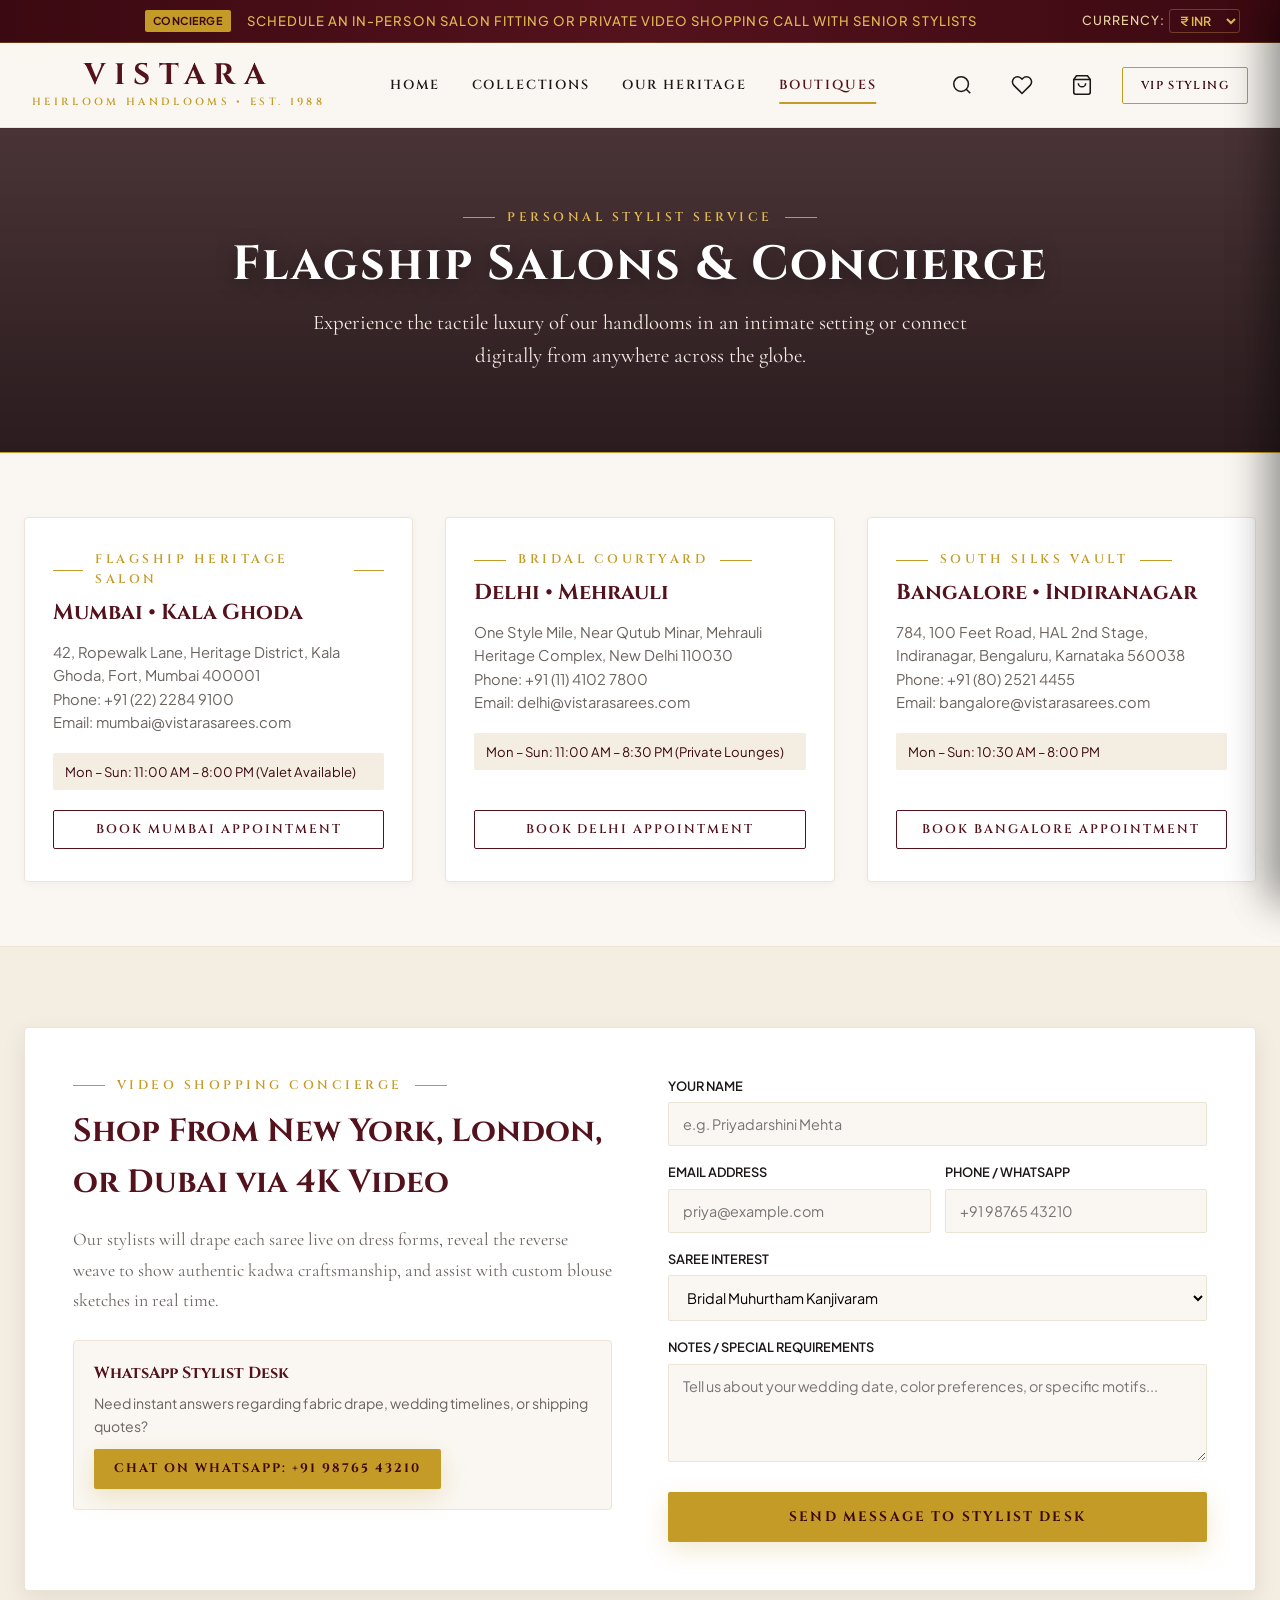
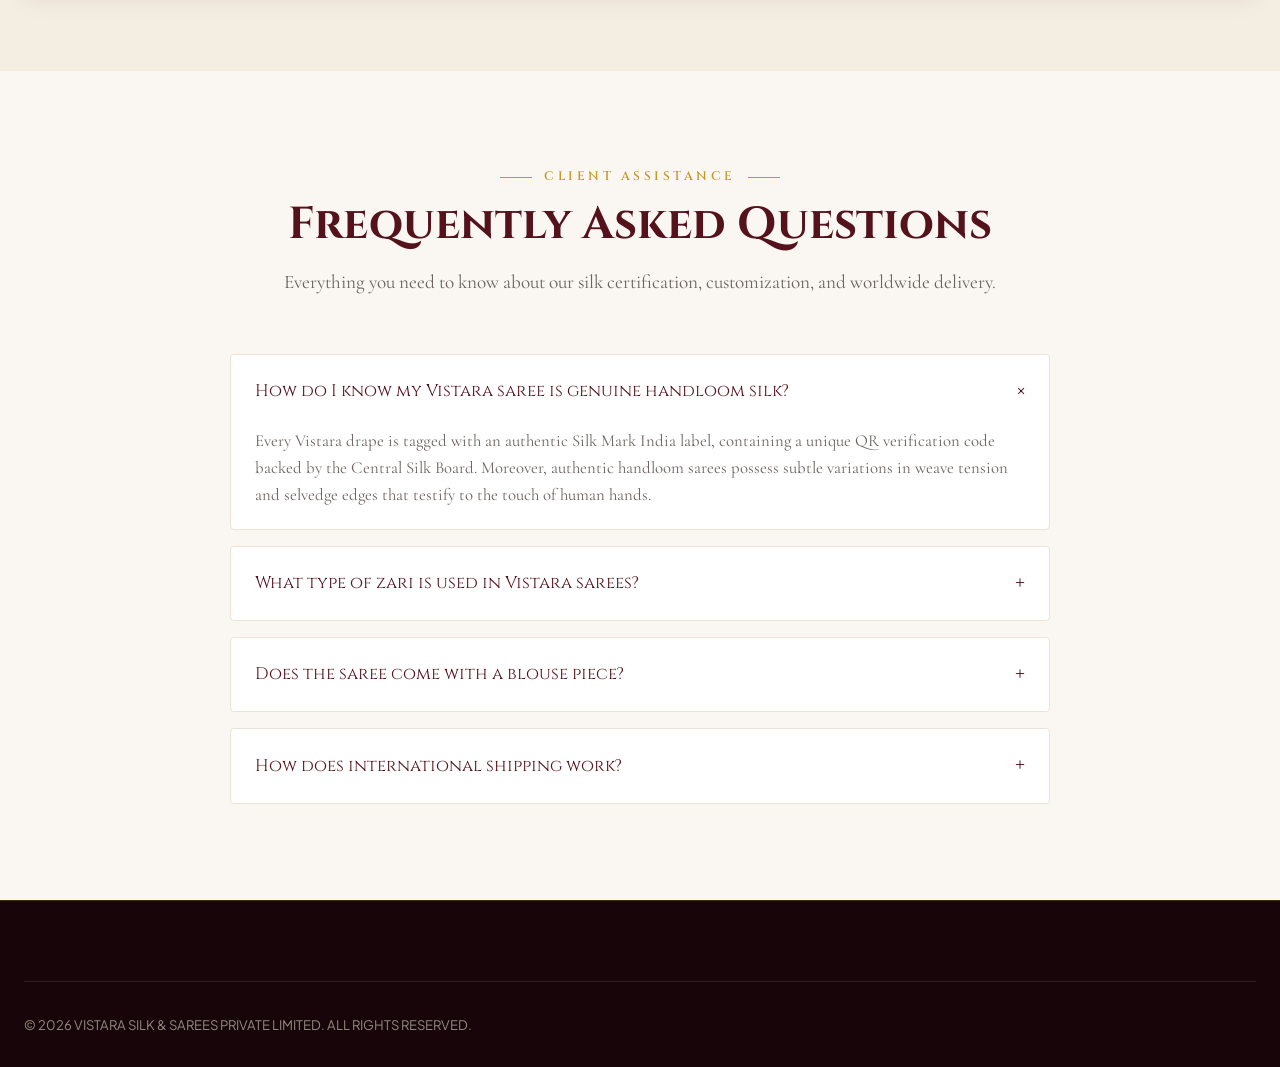
<file: contact.html>
<!DOCTYPE html>
<html lang="en">
<head>
  <meta charset="UTF-8" />
  <meta name="viewport" content="width=device-width, initial-scale=1.0" />
  <title>Boutique Salons & Concierge | VISTARA</title>
  <meta name="description" content="Visit Vistara's flagship handloom salons in Mumbai, Delhi, and Bangalore, or schedule a 1-on-1 private video shopping consultation." />
  <link rel="stylesheet" href="style.css" />
  <link rel="icon" href="data:image/svg+xml,<svg xmlns=%22http://www.w3.org/2000/svg%22 viewBox=%220 0 100 100%22><text y=%22.9em%22 font-size=%2290%22>🪡</text></svg>" />
  <style>
    .contact-hero {
      background: linear-gradient(rgba(35, 8, 13, 0.82), rgba(20, 4, 7, 0.9)), url('https://images.unsplash.com/photo-1616683693504-3ea7e9ad6fec?auto=format&fit=crop&w=1920&q=80');
      background-size: cover;
      background-position: center;
      padding: 80px 0;
      text-align: center;
      color: var(--color-white);
      border-bottom: 1px solid var(--color-gold);
    }
    .boutiques-grid {
      display: grid;
      grid-template-columns: repeat(3, 1fr);
      gap: 32px;
      margin: 64px 0;
    }
    .boutique-card {
      background: var(--color-white);
      border: 1px solid var(--color-sand);
      border-radius: 4px;
      padding: 32px 28px;
      box-shadow: var(--shadow-sm);
      display: flex;
      flex-direction: column;
      transition: all var(--transition-smooth);
    }
    .boutique-card:hover {
      transform: translateY(-4px);
      border-color: var(--color-gold);
      box-shadow: var(--shadow-md);
    }
    .boutique-card h3 {
      font-family: var(--font-heading);
      font-size: 1.35rem;
      color: var(--color-primary);
      margin-bottom: 10px;
    }
    .boutique-address {
      font-size: 0.92rem;
      color: var(--color-text-muted);
      line-height: 1.6;
      margin-bottom: 18px;
    }
    .boutique-timing {
      font-size: 0.82rem;
      color: var(--color-primary-dark);
      background: var(--color-cream);
      padding: 8px 12px;
      border-radius: 2px;
      margin-bottom: 20px;
    }
    .boutique-card .btn-secondary {
      margin-top: auto;
      border-color: var(--color-primary);
      color: var(--color-primary);
      padding: 10px 16px;
      font-size: 0.78rem;
    }
    .contact-form-section {
      background: var(--color-cream);
      padding: 80px 0;
      border-top: 1px solid var(--color-sand);
    }
    .form-box-grid {
      display: grid;
      grid-template-columns: 1fr 1fr;
      gap: 56px;
      background: var(--color-white);
      padding: 48px;
      border-radius: 4px;
      border: 1px solid var(--color-sand);
      box-shadow: var(--shadow-md);
    }
    .faq-section {
      padding: 96px 0;
    }
    .faq-accordion {
      max-width: 820px;
      margin: 0 auto;
      display: flex;
      flex-direction: column;
      gap: 16px;
    }
    .faq-item {
      background: var(--color-white);
      border: 1px solid var(--color-sand);
      border-radius: 4px;
      overflow: hidden;
    }
    .faq-question {
      padding: 20px 24px;
      font-family: var(--font-heading);
      font-size: 1.05rem;
      color: var(--color-primary);
      cursor: pointer;
      display: flex;
      justify-content: space-between;
      align-items: center;
      transition: background var(--transition-fast);
    }
    .faq-question:hover {
      background: var(--color-cream);
    }
    .faq-answer {
      padding: 0 24px 20px 24px;
      font-family: var(--font-serif);
      font-size: 1.05rem;
      color: var(--color-text-muted);
      line-height: 1.6;
      display: none;
    }
    .faq-item.active .faq-answer {
      display: block;
    }
    .faq-item.active .faq-toggle {
      transform: rotate(45deg);
    }
    .faq-toggle {
      font-size: 1.3rem;
      transition: transform var(--transition-fast);
    }
    @media (max-width: 992px) {
      .boutiques-grid {
        grid-template-columns: 1fr;
      }
      .form-box-grid {
        grid-template-columns: 1fr;
        padding: 30px;
      }
    }
  </style>
</head>
<body>

  <!-- ================= ANNOUNCEMENT BAR ================= -->
  <div class="announcement-bar">
    <div class="container" style="display: flex; align-items: center; justify-content: space-between; width: 100%;">
      <div class="announcement-ticker">
        <span class="badge">Concierge</span>
        <span>Schedule an In-Person Salon Fitting or Private Video Shopping Call with Senior Stylists</span>
      </div>
      <div class="announcement-right">
        <div class="currency-picker">
          <label for="currency-select-contact">Currency:</label>
          <select id="currency-select-contact" class="currency-select">
            <option value="INR">₹ INR</option>
            <option value="USD">$ USD</option>
            <option value="EUR">€ EUR</option>
            <option value="GBP">£ GBP</option>
            <option value="AED">AED</option>
          </select>
        </div>
      </div>
    </div>
  </div>

  <!-- ================= STICKY HEADER ================= -->
  <header class="site-header">
    <div class="container">
      <div class="nav-wrapper">
        <a href="index.html" class="brand-logo">
          <span class="brand-monogram">VISTARA</span>
          <span class="brand-tagline">Heirloom Handlooms &bull; Est. 1988</span>
        </a>

        <nav class="main-nav">
          <a href="index.html" class="nav-link">Home</a>
          <a href="collections.html" class="nav-link">Collections</a>
          <a href="about.html" class="nav-link">Our Heritage</a>
          <a href="contact.html" class="nav-link active">Boutiques</a>
        </nav>

        <div class="nav-actions">
          <button class="icon-btn" id="search-trigger" title="Search Sarees">
            <svg viewBox="0 0 24 24" fill="none" stroke="currentColor"><circle cx="11" cy="11" r="8"></circle><line x1="21" y1="21" x2="16.65" y2="16.65"></line></svg>
          </button>
          <button class="icon-btn" id="wishlist-trigger" title="Wishlist">
            <svg viewBox="0 0 24 24" fill="none" stroke="currentColor"><path d="M20.84 4.61a5.5 5.5 0 0 0-7.78 0L12 5.67l-1.06-1.06a5.5 5.5 0 0 0-7.78 7.78l1.06 1.06L12 21.23l7.78-7.78 1.06-1.06a5.5 5.5 0 0 0 0-7.78z"></path></svg>
            <span class="badge-count wishlist-count-badge" style="display: none;">0</span>
          </button>
          <button class="icon-btn" id="cart-trigger" title="Shopping Bag">
            <svg viewBox="0 0 24 24" fill="none" stroke="currentColor"><path d="M6 2L3 6v14a2 2 0 0 0 2 2h14a2 2 0 0 0 2-2V6l-3-4z"></path><line x1="3" y1="6" x2="21" y2="6"></line><path d="M16 10a4 4 0 0 1-8 0"></path></svg>
            <span class="badge-count cart-count-badge" style="display: none;">0</span>
          </button>
          <button class="btn-bridal-book trigger-booking-modal">
            <span>VIP Styling</span>
          </button>
        </div>
      </div>
    </div>
  </header>

  <!-- ================= BANNER ================= -->
  <section class="contact-hero">
    <div class="container">
      <span class="section-eyebrow" style="color: var(--color-gold-light);">Personal Stylist Service</span>
      <h1 class="hero-title" style="font-size: 3rem; margin-bottom: 14px;">Flagship Salons & Concierge</h1>
      <p style="font-family: var(--font-serif); font-size: 1.3rem; color: var(--color-cream); max-width: 680px; margin: 0 auto;">
        Experience the tactile luxury of our handlooms in an intimate setting or connect digitally from anywhere across the globe.
      </p>
    </div>
  </section>

  <!-- ================= BOUTIQUE LOCATIONS ================= -->
  <div class="container">
    <div class="boutiques-grid">
      <!-- Mumbai -->
      <div class="boutique-card">
        <span class="section-eyebrow" style="justify-content: flex-start; margin-bottom: 6px;">Flagship Heritage Salon</span>
        <h3>Mumbai &bull; Kala Ghoda</h3>
        <p class="boutique-address">
          42, Ropewalk Lane, Heritage District, Kala Ghoda, Fort, Mumbai 400001<br />
          Phone: +91 (22) 2284 9100<br />
          Email: mumbai@vistarasarees.com
        </p>
        <div class="boutique-timing">
          Mon &ndash; Sun: 11:00 AM &ndash; 8:00 PM (Valet Available)
        </div>
        <button class="btn-secondary trigger-booking-modal">
          Book Mumbai Appointment
        </button>
      </div>

      <!-- Delhi -->
      <div class="boutique-card">
        <span class="section-eyebrow" style="justify-content: flex-start; margin-bottom: 6px;">Bridal Courtyard</span>
        <h3>Delhi &bull; Mehrauli</h3>
        <p class="boutique-address">
          One Style Mile, Near Qutub Minar, Mehrauli Heritage Complex, New Delhi 110030<br />
          Phone: +91 (11) 4102 7800<br />
          Email: delhi@vistarasarees.com
        </p>
        <div class="boutique-timing">
          Mon &ndash; Sun: 11:00 AM &ndash; 8:30 PM (Private Lounges)
        </div>
        <button class="btn-secondary trigger-booking-modal">
          Book Delhi Appointment
        </button>
      </div>

      <!-- Bangalore -->
      <div class="boutique-card">
        <span class="section-eyebrow" style="justify-content: flex-start; margin-bottom: 6px;">South Silks Vault</span>
        <h3>Bangalore &bull; Indiranagar</h3>
        <p class="boutique-address">
          784, 100 Feet Road, HAL 2nd Stage, Indiranagar, Bengaluru, Karnataka 560038<br />
          Phone: +91 (80) 2521 4455<br />
          Email: bangalore@vistarasarees.com
        </p>
        <div class="boutique-timing">
          Mon &ndash; Sun: 10:30 AM &ndash; 8:00 PM
        </div>
        <button class="btn-secondary trigger-booking-modal">
          Book Bangalore Appointment
        </button>
      </div>
    </div>
  </div>

  <!-- ================= INQUIRY & VIDEO CONSULTATION FORM ================= -->
  <section class="contact-form-section">
    <div class="container">
      <div class="form-box-grid">
        <div>
          <span class="section-eyebrow" style="justify-content: flex-start;">Video Shopping Concierge</span>
          <h2 style="font-family: var(--font-heading); font-size: 2rem; color: var(--color-primary); margin-bottom: 16px;">
            Shop From New York, London, or Dubai via 4K Video
          </h2>
          <p style="font-family: var(--font-serif); font-size: 1.12rem; color: var(--color-text-muted); line-height: 1.7; margin-bottom: 24px;">
            Our stylists will drape each saree live on dress forms, reveal the reverse weave to show authentic kadwa craftsmanship, and assist with custom blouse sketches in real time.
          </p>

          <div style="background: var(--color-ivory); padding: 20px; border-radius: 4px; border: 1px solid var(--color-sand); margin-bottom: 24px;">
            <strong style="color: var(--color-primary); font-family: var(--font-heading); display: block; margin-bottom: 6px;">WhatsApp Stylist Desk</strong>
            <p style="font-size: 0.88rem; color: var(--color-text-muted); margin-bottom: 12px;">Need instant answers regarding fabric drape, wedding timelines, or shipping quotes?</p>
            <a href="https://wa.me/919876543210" target="_blank" class="btn-primary" style="padding: 10px 20px; font-size: 0.78rem; display: inline-flex;">
              Chat on WhatsApp: +91 98765 43210
            </a>
          </div>
        </div>

        <form onsubmit="handleContactMessage(event)">
          <div style="margin-bottom: 16px;">
            <label style="display: block; font-size: 0.8rem; font-weight: 600; text-transform: uppercase; margin-bottom: 6px;">Your Name</label>
            <input required type="text" placeholder="e.g. Priyadarshini Mehta" style="width: 100%; padding: 12px 14px; border: 1px solid var(--color-sand); border-radius: 2px; font-size: 0.9rem; background: var(--color-ivory);" />
          </div>

          <div style="display: grid; grid-template-columns: 1fr 1fr; gap: 14px; margin-bottom: 16px;">
            <div>
              <label style="display: block; font-size: 0.8rem; font-weight: 600; text-transform: uppercase; margin-bottom: 6px;">Email Address</label>
              <input required type="email" placeholder="priya@example.com" style="width: 100%; padding: 12px 14px; border: 1px solid var(--color-sand); border-radius: 2px; font-size: 0.9rem; background: var(--color-ivory);" />
            </div>
            <div>
              <label style="display: block; font-size: 0.8rem; font-weight: 600; text-transform: uppercase; margin-bottom: 6px;">Phone / WhatsApp</label>
              <input required type="tel" placeholder="+91 98765 43210" style="width: 100%; padding: 12px 14px; border: 1px solid var(--color-sand); border-radius: 2px; font-size: 0.9rem; background: var(--color-ivory);" />
            </div>
          </div>

          <div style="margin-bottom: 16px;">
            <label style="display: block; font-size: 0.8rem; font-weight: 600; text-transform: uppercase; margin-bottom: 6px;">Saree Interest</label>
            <select style="width: 100%; padding: 12px 14px; border: 1px solid var(--color-sand); border-radius: 2px; font-size: 0.9rem; background: var(--color-ivory);">
              <option>Bridal Muhurtham Kanjivaram</option>
              <option>Royal Banarasi Kadwa Brocade</option>
              <option>Lightweight Hand-Painted Organza</option>
              <option>Full Bridal Trousseau (Multiple Sarees)</option>
              <option>Custom Weave Inquiry</option>
            </select>
          </div>

          <div style="margin-bottom: 24px;">
            <label style="display: block; font-size: 0.8rem; font-weight: 600; text-transform: uppercase; margin-bottom: 6px;">Notes / Special Requirements</label>
            <textarea rows="4" placeholder="Tell us about your wedding date, color preferences, or specific motifs..." style="width: 100%; padding: 12px 14px; border: 1px solid var(--color-sand); border-radius: 2px; font-size: 0.9rem; background: var(--color-ivory);"></textarea>
          </div>

          <button type="submit" class="btn-primary" style="width: 100%;">
            Send Message to Stylist Desk
          </button>
        </form>
      </div>
    </div>
  </section>

  <!-- ================= FREQUENTLY ASKED QUESTIONS ================= -->
  <section class="faq-section" id="faqs">
    <div class="container">
      <div class="section-header">
        <span class="section-eyebrow">Client Assistance</span>
        <h2 class="section-title">Frequently Asked Questions</h2>
        <p class="section-subtitle">
          Everything you need to know about our silk certification, customization, and worldwide delivery.
        </p>
      </div>

      <div class="faq-accordion">
        <div class="faq-item active">
          <div class="faq-question" onclick="toggleFaq(this)">
            <span>How do I know my Vistara saree is genuine handloom silk?</span>
            <span class="faq-toggle">+</span>
          </div>
          <div class="faq-answer">
            Every Vistara drape is tagged with an authentic Silk Mark India label, containing a unique QR verification code backed by the Central Silk Board. Moreover, authentic handloom sarees possess subtle variations in weave tension and selvedge edges that testify to the touch of human hands.
          </div>
        </div>

        <div class="faq-item">
          <div class="faq-question" onclick="toggleFaq(this)">
            <span>What type of zari is used in Vistara sarees?</span>
            <span class="faq-toggle">+</span>
          </div>
          <div class="faq-answer">
            Our heirloom bridal collection utilizes pure silver electroplated with 24K gold zari. Our festive collection uses high-grade tested zari that retains its brilliant sheen without tarnishing or turning black over time when properly stored in muslin.
          </div>
        </div>

        <div class="faq-item">
          <div class="faq-question" onclick="toggleFaq(this)">
            <span>Does the saree come with a blouse piece?</span>
            <span class="faq-toggle">+</span>
          </div>
          <div class="faq-answer">
            Yes. Every saree includes an attached 0.8-meter matching or contrast unstitched blouse piece. We also offer bespoke custom stitching by our bridal master tailors with personalized necklines, sleeve embroidery, and measurements.
          </div>
        </div>

        <div class="faq-item">
          <div class="faq-question" onclick="toggleFaq(this)">
            <span>How does international shipping work?</span>
            <span class="faq-toggle">+</span>
          </div>
          <div class="faq-answer">
            We deliver worldwide across 45+ countries (USA, UK, Canada, UAE, Singapore, Australia, etc.) via insured DHL Express. Orders above ₹50,000 enjoy complimentary express shipping. Typical delivery takes 4 to 6 business days.
          </div>
        </div>
      </div>
    </div>
  </section>

  <!-- ================= FOOTER ================= -->
  <footer class="site-footer">
    <div class="container">
      <div class="footer-bottom">
        <div>&copy; 2026 VISTARA SILK & SAREES PRIVATE LIMITED. ALL RIGHTS RESERVED.</div>
      </div>
    </div>
  </footer>

  <!-- Drawer Backdrop & Drawers -->
  <div class="drawer-backdrop" id="drawer-backdrop"></div>
  <aside class="drawer" id="cart-drawer">
    <div class="drawer-header"><h3>Your Shopping Bag</h3><button class="drawer-close-btn" id="cart-close">&times;</button></div>
    <div class="cart-free-shipping"><div id="shipping-progress-text">Add sarees for Complimentary Global Express Shipping</div><div class="progress-bar"><div class="progress-fill" id="shipping-progress-fill"></div></div></div>
    <div class="drawer-body" id="cart-items-container"></div>
    <div class="drawer-footer">
      <div class="coupon-section"><input type="text" class="coupon-input" id="coupon-input" placeholder="Promotional Code" /><button class="coupon-btn" onclick="applyCoupon()">Apply</button></div>
      <div class="order-summary-row"><span>Bag Subtotal:</span><span id="cart-subtotal">₹0</span></div>
      <div class="order-summary-row" id="cart-discount-row" style="display: none; color: var(--color-emerald);"><span>Royal Discount (10%):</span><span id="cart-discount-amount">-₹0</span></div>
      <div class="order-summary-row total"><span>Estimated Total:</span><span id="cart-total">₹0</span></div>
      <button class="btn-primary btn-checkout" onclick="proceedToCheckout()">Proceed to Secure Checkout</button>
    </div>
  </aside>

  <aside class="drawer" id="wishlist-drawer">
    <div class="drawer-header"><h3>Your Bridal Wishlist</h3><button class="drawer-close-btn" id="wishlist-close">&times;</button></div>
    <div class="drawer-body" id="wishlist-items-container"></div>
  </aside>

  <div class="modal-backdrop" id="quickview-modal">
    <div class="modal-box"><button class="modal-close-btn" id="modal-close">&times;</button><div class="modal-content-grid" id="modal-content"></div></div>
  </div>

  <div class="search-modal" id="search-modal">
    <div class="search-container">
      <div class="search-input-wrap">
        <svg viewBox="0 0 24 24" fill="none" stroke="currentColor"><circle cx="11" cy="11" r="8"></circle><line x1="21" y1="21" x2="16.65" y2="16.65"></line></svg>
        <input type="text" class="search-input" id="search-input" placeholder="Search sarees by weave, fabric..." />
        <button id="search-close" style="font-size: 1.5rem; color: var(--color-text-muted); cursor: pointer;">&times;</button>
      </div>
      <div class="search-results-dropdown" id="search-results"></div>
    </div>
  </div>

  <script src="products.js"></script>
  <script src="app.js"></script>
  <script>
    function toggleFaq(el) {
      const item = el.closest('.faq-item');
      item.classList.toggle('active');
    }

    function handleContactMessage(e) {
      e.preventDefault();
      e.target.reset();
      showToast('Thank you! Our personal stylist will contact you within 2 hours.');
    }
  </script>
</body>
</html>
</file>
<file: style.css>
/* ==========================================================================
   VISTARA SILK & SAREES - LUXURY ETHNIC WEAR STYLESHEET
   Design System: Royal Heritage, Rich Jewel Tones, Modern Editorial Typography
   ========================================================================== */

@import url('https://fonts.googleapis.com/css2?family=Cinzel:wght@400;500;600;700;800&family=Cormorant+Garamond:ital,wght@0,400;0,500;0,600;0,700;1,400;1,600&family=Plus+Jakarta+Sans:wght@300;400;500;600;700&display=swap');

:root {
  /* Royal Palette */
  --color-primary: #54121d;         /* Royal Crimson / Deep Burgundy */
  --color-primary-dark: #3b0911;    /* Deep Wine */
  --color-primary-light: #7a1e2d;   /* Rich Rosewood */
  --color-gold: #c59b27;            /* Antique Royal Gold */
  --color-gold-light: #dfba53;      /* Champagne Gold */
  --color-gold-muted: #e8d7a5;      /* Pale Gold Tint */
  --color-emerald: #143e30;         /* Royal Emerald */
  --color-navy: #0e2038;            /* Midnight Navy */
  --color-ivory: #faf7f2;           /* Warm Luxury Ivory */
  --color-cream: #f4ede1;           /* Raw Silk Cream */
  --color-sand: #ece4d5;            /* Soft Sand Border */
  
  /* Neutral Palette */
  --color-text-main: #1c1817;       /* Soft Black */
  --color-text-muted: #6b635f;      /* Warm Grey */
  --color-text-light: #9e9590;      /* Light Sandstone */
  --color-white: #ffffff;
  --color-bg-card: #ffffff;
  
  /* Typography */
  --font-heading: 'Cinzel', serif;
  --font-serif: 'Cormorant Garamond', Georgia, serif;
  --font-sans: 'Plus Jakarta Sans', -apple-system, BlinkMacSystemFont, 'Segoe UI', sans-serif;
  
  /* Shadows & Elevations */
  --shadow-sm: 0 2px 8px rgba(35, 20, 15, 0.04);
  --shadow-md: 0 8px 24px rgba(35, 20, 15, 0.08);
  --shadow-lg: 0 16px 40px rgba(35, 20, 15, 0.12);
  --shadow-gold: 0 8px 24px rgba(197, 155, 39, 0.22);
  
  /* Transitions */
  --transition-fast: 0.2s cubic-bezier(0.16, 1, 0.3, 1);
  --transition-smooth: 0.35s cubic-bezier(0.16, 1, 0.3, 1);
  --transition-slow: 0.6s cubic-bezier(0.16, 1, 0.3, 1);
  
  /* Layout */
  --max-width: 1380px;
  --header-height: 84px;
}

/* CSS Reset & Global Settings */
*, *::before, *::after {
  box-sizing: border-box;
  margin: 0;
  padding: 0;
}

html {
  scroll-behavior: smooth;
  font-size: 16px;
  -webkit-font-smoothing: antialiased;
}

body {
  font-family: var(--font-sans);
  color: var(--color-text-main);
  background-color: var(--color-ivory);
  line-height: 1.6;
  overflow-x: hidden;
}

a {
  color: inherit;
  text-decoration: none;
  transition: color var(--transition-fast);
}

img {
  max-width: 100%;
  height: auto;
  display: block;
}

button, input, select, textarea {
  font-family: inherit;
  font-size: inherit;
  border: none;
  outline: none;
  background: none;
}

button {
  cursor: pointer;
}

.container {
  width: 100%;
  max-width: var(--max-width);
  margin: 0 auto;
  padding: 0 24px;
}

/* ==========================================================================
   ANNOUNCEMENT TICKER
   ========================================================================== */
.announcement-bar {
  background: linear-gradient(90deg, #3b0911 0%, #54121d 50%, #3b0911 100%);
  color: var(--color-gold-light);
  padding: 9px 16px;
  font-size: 0.82rem;
  letter-spacing: 0.08em;
  text-transform: uppercase;
  font-weight: 500;
  border-bottom: 1px solid rgba(197, 155, 39, 0.3);
  display: flex;
  align-items: center;
  justify-content: space-between;
}

.announcement-ticker {
  flex: 1;
  text-align: center;
  display: flex;
  justify-content: center;
  align-items: center;
  gap: 16px;
}

.announcement-ticker .badge {
  background: var(--color-gold);
  color: var(--color-primary-dark);
  font-size: 0.68rem;
  font-weight: 700;
  padding: 2px 8px;
  border-radius: 2px;
  letter-spacing: 0.05em;
}

.announcement-right {
  display: flex;
  align-items: center;
  gap: 16px;
  font-size: 0.78rem;
}

.currency-picker {
  display: flex;
  align-items: center;
  gap: 4px;
  color: var(--color-gold-muted);
}

.currency-picker select {
  color: var(--color-gold-light);
  background: transparent;
  font-size: 0.78rem;
  font-weight: 600;
  cursor: pointer;
  border: 1px solid rgba(223, 186, 83, 0.3);
  padding: 2px 6px;
  border-radius: 3px;
}

.currency-picker select option {
  background: var(--color-primary-dark);
  color: var(--color-white);
}

/* ==========================================================================
   STICKY LUXURY NAVBAR
   ========================================================================== */
.site-header {
  position: sticky;
  top: 0;
  z-index: 1000;
  background: rgba(250, 247, 242, 0.94);
  backdrop-filter: blur(14px);
  -webkit-backdrop-filter: blur(14px);
  border-bottom: 1px solid var(--color-sand);
  transition: all var(--transition-smooth);
}

.site-header.scrolled {
  background: rgba(255, 255, 255, 0.98);
  box-shadow: var(--shadow-md);
  border-bottom-color: rgba(197, 155, 39, 0.25);
}

.nav-wrapper {
  display: flex;
  align-items: center;
  justify-content: space-between;
  height: var(--header-height);
  padding: 0 8px;
}

/* Brand Logo */
.brand-logo {
  display: flex;
  flex-direction: column;
  align-items: center;
  text-align: center;
}

.brand-monogram {
  font-family: var(--font-heading);
  font-size: 1.85rem;
  font-weight: 700;
  letter-spacing: 0.28em;
  color: var(--color-primary);
  line-height: 1.1;
  text-transform: uppercase;
  display: flex;
  align-items: center;
  gap: 6px;
}

.brand-monogram span.gold {
  color: var(--color-gold);
}

.brand-tagline {
  font-size: 0.65rem;
  font-family: var(--font-heading);
  letter-spacing: 0.32em;
  color: var(--color-gold);
  text-transform: uppercase;
  font-weight: 600;
  margin-top: 2px;
}

/* Navigation Links */
.main-nav {
  display: flex;
  align-items: center;
  gap: 32px;
}

.nav-link {
  font-family: var(--font-heading);
  font-size: 0.82rem;
  font-weight: 600;
  text-transform: uppercase;
  letter-spacing: 0.14em;
  color: var(--color-text-main);
  position: relative;
  padding: 8px 0;
  transition: color var(--transition-fast);
}

.nav-link::after {
  content: '';
  position: absolute;
  bottom: 0;
  left: 50%;
  width: 0%;
  height: 2px;
  background: var(--color-gold);
  transition: all var(--transition-smooth);
  transform: translateX(-50%);
}

.nav-link:hover,
.nav-link.active {
  color: var(--color-primary);
}

.nav-link:hover::after,
.nav-link.active::after {
  width: 100%;
}

.nav-link .tag-highlight {
  position: absolute;
  top: -8px;
  right: -16px;
  background: var(--color-gold);
  color: #fff;
  font-size: 0.58rem;
  padding: 1px 5px;
  border-radius: 10px;
  letter-spacing: 0.05em;
  font-family: var(--font-sans);
}

/* Nav Actions (Search, Wishlist, Cart, Mobile Menu) */
.nav-actions {
  display: flex;
  align-items: center;
  gap: 20px;
}

.icon-btn {
  position: relative;
  color: var(--color-text-main);
  display: flex;
  align-items: center;
  justify-content: center;
  width: 40px;
  height: 40px;
  border-radius: 50%;
  transition: all var(--transition-fast);
}

.icon-btn:hover {
  background: var(--color-cream);
  color: var(--color-primary);
}

.icon-btn svg {
  width: 22px;
  height: 22px;
  stroke-width: 1.7;
}

.icon-btn .badge-count {
  position: absolute;
  top: 4px;
  right: 4px;
  background: var(--color-primary);
  color: var(--color-white);
  font-size: 0.68rem;
  font-weight: 700;
  width: 18px;
  height: 18px;
  border-radius: 50%;
  display: flex;
  align-items: center;
  justify-content: center;
  border: 2px solid var(--color-ivory);
}

.btn-bridal-book {
  display: inline-flex;
  align-items: center;
  gap: 8px;
  padding: 10px 18px;
  background: transparent;
  border: 1px solid var(--color-gold);
  color: var(--color-primary-dark);
  font-family: var(--font-heading);
  font-size: 0.72rem;
  letter-spacing: 0.12em;
  text-transform: uppercase;
  font-weight: 600;
  border-radius: 2px;
  transition: all var(--transition-smooth);
}

.btn-bridal-book:hover {
  background: var(--color-primary);
  border-color: var(--color-primary);
  color: var(--color-gold-light);
}

.mobile-menu-btn {
  display: none;
}

/* ==========================================================================
   HERO EDITORIAL SECTION
   ========================================================================== */
.hero-section {
  position: relative;
  min-height: 88vh;
  display: flex;
  align-items: center;
  background-color: #23080d;
  background-image: 
    radial-gradient(circle at 75% 50%, rgba(197, 155, 39, 0.16) 0%, transparent 60%),
    linear-gradient(rgba(18, 4, 7, 0.7), rgba(28, 6, 11, 0.8)),
    url('https://images.unsplash.com/photo-1610030469983-98e550d6193c?auto=format&fit=crop&w=1920&q=85');
  background-size: cover;
  background-position: center;
  background-attachment: fixed;
  color: var(--color-white);
  padding: 80px 0;
  overflow: hidden;
}

.hero-overlay-pattern {
  position: absolute;
  inset: 0;
  background: radial-gradient(circle, rgba(197,155,39,0.06) 1px, transparent 1px);
  background-size: 28px 28px;
  pointer-events: none;
}

.hero-content {
  position: relative;
  z-index: 2;
  max-width: 720px;
}

.hero-badge {
  display: inline-flex;
  align-items: center;
  gap: 10px;
  padding: 6px 16px;
  background: rgba(197, 155, 39, 0.18);
  border: 1px solid var(--color-gold);
  color: var(--color-gold-light);
  font-family: var(--font-heading);
  font-size: 0.78rem;
  letter-spacing: 0.22em;
  text-transform: uppercase;
  margin-bottom: 24px;
  border-radius: 30px;
  backdrop-filter: blur(8px);
}

.hero-title {
  font-family: var(--font-heading);
  font-size: clamp(2.5rem, 5.5vw, 4.4rem);
  line-height: 1.12;
  font-weight: 700;
  letter-spacing: 0.04em;
  margin-bottom: 20px;
  text-shadow: 0 4px 20px rgba(0, 0, 0, 0.4);
}

.hero-title em {
  font-family: var(--font-serif);
  font-style: italic;
  font-weight: 400;
  color: var(--color-gold-light);
  display: block;
}

.hero-subtitle {
  font-family: var(--font-serif);
  font-size: clamp(1.15rem, 2vw, 1.45rem);
  line-height: 1.6;
  color: var(--color-cream);
  margin-bottom: 36px;
  font-weight: 400;
  max-width: 620px;
}

.hero-actions {
  display: flex;
  flex-wrap: wrap;
  gap: 16px;
  margin-bottom: 48px;
}

.btn-primary {
  display: inline-flex;
  align-items: center;
  justify-content: center;
  gap: 10px;
  background: var(--color-gold);
  color: var(--color-primary-dark);
  font-family: var(--font-heading);
  font-size: 0.85rem;
  font-weight: 700;
  letter-spacing: 0.16em;
  text-transform: uppercase;
  padding: 16px 36px;
  border-radius: 2px;
  box-shadow: var(--shadow-gold);
  transition: all var(--transition-smooth);
}

.btn-primary:hover {
  background: var(--color-gold-light);
  transform: translateY(-2px);
  box-shadow: 0 12px 28px rgba(197, 155, 39, 0.35);
}

.btn-secondary {
  display: inline-flex;
  align-items: center;
  justify-content: center;
  gap: 10px;
  background: transparent;
  color: var(--color-white);
  border: 1px solid rgba(255, 255, 255, 0.4);
  font-family: var(--font-heading);
  font-size: 0.85rem;
  font-weight: 600;
  letter-spacing: 0.16em;
  text-transform: uppercase;
  padding: 16px 32px;
  border-radius: 2px;
  backdrop-filter: blur(6px);
  transition: all var(--transition-smooth);
}

.btn-secondary:hover {
  border-color: var(--color-gold-light);
  color: var(--color-gold-light);
  background: rgba(197, 155, 39, 0.12);
}

/* Floating Trust Cards */
.hero-features {
  display: grid;
  grid-template-columns: repeat(4, 1fr);
  gap: 16px;
  border-top: 1px solid rgba(255, 255, 255, 0.18);
  padding-top: 32px;
}

.feature-pill {
  display: flex;
  align-items: center;
  gap: 12px;
}

.feature-pill-icon {
  width: 38px;
  height: 38px;
  border-radius: 50%;
  background: rgba(197, 155, 39, 0.15);
  border: 1px solid rgba(197, 155, 39, 0.4);
  display: flex;
  align-items: center;
  justify-content: center;
  color: var(--color-gold-light);
  flex-shrink: 0;
}

.feature-pill-text strong {
  display: block;
  font-size: 0.82rem;
  letter-spacing: 0.05em;
  font-weight: 600;
}

.feature-pill-text span {
  font-size: 0.72rem;
  color: var(--color-gold-muted);
}

/* ==========================================================================
   HERITAGE PILLARS / BRAND STATS
   ========================================================================== */
.brand-stats-section {
  background: var(--color-cream);
  padding: 42px 0;
  border-bottom: 1px solid var(--color-sand);
}

.stats-grid {
  display: grid;
  grid-template-columns: repeat(4, 1fr);
  text-align: center;
  gap: 24px;
}

.stat-item {
  padding: 12px 16px;
  border-right: 1px solid rgba(197, 155, 39, 0.3);
}

.stat-item:last-child {
  border-right: none;
}

.stat-number {
  font-family: var(--font-heading);
  font-size: 2.2rem;
  font-weight: 700;
  color: var(--color-primary);
  margin-bottom: 4px;
}

.stat-label {
  font-size: 0.82rem;
  letter-spacing: 0.12em;
  text-transform: uppercase;
  color: var(--color-text-muted);
  font-weight: 600;
}

/* ==========================================================================
   SECTION COMMON HEADINGS
   ========================================================================== */
.section-header {
  text-align: center;
  max-width: 760px;
  margin: 0 auto 56px auto;
}

.section-eyebrow {
  font-family: var(--font-heading);
  font-size: 0.78rem;
  letter-spacing: 0.28em;
  text-transform: uppercase;
  color: var(--color-gold);
  font-weight: 600;
  margin-bottom: 10px;
  display: flex;
  align-items: center;
  justify-content: center;
  gap: 12px;
}

.section-eyebrow::before,
.section-eyebrow::after {
  content: '';
  display: inline-block;
  width: 32px;
  height: 1px;
  background: var(--color-gold);
}

.section-title {
  font-family: var(--font-heading);
  font-size: clamp(2rem, 3.5vw, 2.8rem);
  font-weight: 700;
  color: var(--color-primary);
  line-height: 1.25;
  margin-bottom: 14px;
}

.section-subtitle {
  font-family: var(--font-serif);
  font-size: 1.2rem;
  color: var(--color-text-muted);
  line-height: 1.6;
}

/* ==========================================================================
   CURATED WEAVE CATEGORIES
   ========================================================================== */
.categories-section {
  padding: 96px 0 64px 0;
}

.category-grid {
  display: grid;
  grid-template-columns: repeat(3, 1fr);
  gap: 28px;
}

.category-card {
  position: relative;
  height: 480px;
  border-radius: 4px;
  overflow: hidden;
  box-shadow: var(--shadow-md);
  cursor: pointer;
  group: "";
}

.category-card-img {
  width: 100%;
  height: 100%;
  object-fit: cover;
  transition: transform 0.8s cubic-bezier(0.16, 1, 0.3, 1);
}

.category-card:hover .category-card-img {
  transform: scale(1.06);
}

.category-card-overlay {
  position: absolute;
  inset: 0;
  background: linear-gradient(
    to top,
    rgba(18, 4, 7, 0.92) 0%,
    rgba(18, 4, 7, 0.45) 45%,
    rgba(18, 4, 7, 0.1) 100%
  );
  display: flex;
  flex-direction: column;
  justify-content: flex-end;
  padding: 32px;
  color: var(--color-white);
  transition: all var(--transition-smooth);
}

.category-origin {
  font-size: 0.72rem;
  letter-spacing: 0.2em;
  text-transform: uppercase;
  color: var(--color-gold-light);
  font-weight: 600;
  margin-bottom: 6px;
}

.category-name {
  font-family: var(--font-heading);
  font-size: 1.65rem;
  font-weight: 600;
  line-height: 1.25;
  margin-bottom: 8px;
}

.category-desc {
  font-family: var(--font-serif);
  font-size: 1.02rem;
  color: var(--color-cream);
  line-height: 1.45;
  margin-bottom: 18px;
  opacity: 0.9;
}

.category-link {
  display: inline-flex;
  align-items: center;
  gap: 8px;
  font-family: var(--font-heading);
  font-size: 0.78rem;
  letter-spacing: 0.14em;
  text-transform: uppercase;
  color: var(--color-gold-light);
  font-weight: 600;
  transition: gap var(--transition-fast);
}

.category-card:hover .category-link {
  gap: 14px;
}

/* ==========================================================================
   PRODUCT SHOWCASE & CATALOG
   ========================================================================== */
.catalog-section {
  padding: 64px 0 96px 0;
}

/* Filter and Sort Toolbar */
.filter-bar {
  display: flex;
  align-items: center;
  justify-content: space-between;
  flex-wrap: wrap;
  gap: 20px;
  margin-bottom: 40px;
  padding-bottom: 24px;
  border-bottom: 1px solid var(--color-sand);
}

.filter-pills {
  display: flex;
  align-items: center;
  flex-wrap: wrap;
  gap: 10px;
}

.filter-btn {
  font-family: var(--font-heading);
  font-size: 0.78rem;
  letter-spacing: 0.1em;
  text-transform: uppercase;
  font-weight: 600;
  padding: 9px 20px;
  border-radius: 30px;
  border: 1px solid var(--color-sand);
  background: var(--color-white);
  color: var(--color-text-muted);
  transition: all var(--transition-fast);
}

.filter-btn:hover {
  border-color: var(--color-gold);
  color: var(--color-primary);
}

.filter-btn.active {
  background: var(--color-primary);
  color: var(--color-gold-light);
  border-color: var(--color-primary);
  box-shadow: 0 4px 12px rgba(84, 18, 29, 0.2);
}

.sort-box {
  display: flex;
  align-items: center;
  gap: 12px;
}

.sort-box label {
  font-size: 0.82rem;
  letter-spacing: 0.08em;
  text-transform: uppercase;
  color: var(--color-text-muted);
  font-weight: 600;
}

.sort-box select {
  font-size: 0.84rem;
  font-weight: 500;
  color: var(--color-text-main);
  background: var(--color-white);
  border: 1px solid var(--color-sand);
  padding: 8px 16px;
  border-radius: 4px;
  cursor: pointer;
}

/* Product Cards Grid */
.products-grid {
  display: grid;
  grid-template-columns: repeat(4, 1fr);
  gap: 32px 24px;
}

.product-card {
  background: var(--color-bg-card);
  border-radius: 4px;
  overflow: hidden;
  border: 1px solid rgba(220, 210, 195, 0.4);
  box-shadow: var(--shadow-sm);
  display: flex;
  flex-direction: column;
  transition: all var(--transition-smooth);
  position: relative;
}

.product-card:hover {
  transform: translateY(-6px);
  border-color: var(--color-gold);
  box-shadow: var(--shadow-md);
}

/* Card Image Box */
.card-media {
  position: relative;
  width: 100%;
  aspect-ratio: 3 / 4;
  overflow: hidden;
  background-color: #efe8dc;
}

.card-img {
  width: 100%;
  height: 100%;
  object-fit: cover;
  transition: opacity 0.5s ease, transform 0.6s cubic-bezier(0.16, 1, 0.3, 1);
}

.card-img.secondary {
  position: absolute;
  top: 0;
  left: 0;
  opacity: 0;
}

.product-card:hover .card-img.primary {
  transform: scale(1.04);
}

.product-card:hover .card-img.secondary {
  opacity: 1;
  transform: scale(1.04);
}

/* Badges */
.card-badges {
  position: absolute;
  top: 14px;
  left: 14px;
  display: flex;
  flex-direction: column;
  gap: 6px;
  z-index: 2;
}

.card-badge {
  font-size: 0.68rem;
  font-family: var(--font-heading);
  letter-spacing: 0.08em;
  text-transform: uppercase;
  font-weight: 700;
  padding: 4px 10px;
  border-radius: 2px;
  box-shadow: 0 2px 6px rgba(0,0,0,0.15);
}

.badge-heirloom {
  background: var(--color-primary);
  color: var(--color-gold-light);
}

.badge-bestseller {
  background: var(--color-gold);
  color: var(--color-primary-dark);
}

.badge-new {
  background: var(--color-emerald);
  color: var(--color-white);
}

.silk-mark-tag {
  position: absolute;
  top: 14px;
  right: 14px;
  background: rgba(255, 255, 255, 0.95);
  border: 1px solid var(--color-gold);
  color: var(--color-primary);
  font-size: 0.65rem;
  font-weight: 700;
  padding: 3px 8px;
  border-radius: 20px;
  display: flex;
  align-items: center;
  gap: 4px;
  z-index: 2;
  box-shadow: 0 2px 6px rgba(0,0,0,0.08);
}

/* Hover Quick Actions */
.card-hover-actions {
  position: absolute;
  bottom: 14px;
  left: 14px;
  right: 14px;
  display: flex;
  gap: 8px;
  z-index: 3;
  opacity: 0;
  transform: translateY(10px);
  transition: all var(--transition-smooth);
}

.product-card:hover .card-hover-actions {
  opacity: 1;
  transform: translateY(0);
}

.btn-card-action {
  flex: 1;
  background: rgba(255, 255, 255, 0.96);
  backdrop-filter: blur(8px);
  color: var(--color-primary-dark);
  font-family: var(--font-heading);
  font-size: 0.72rem;
  font-weight: 700;
  letter-spacing: 0.1em;
  text-transform: uppercase;
  padding: 10px 12px;
  border-radius: 2px;
  display: flex;
  align-items: center;
  justify-content: center;
  gap: 6px;
  box-shadow: var(--shadow-sm);
  transition: all var(--transition-fast);
}

.btn-card-action:hover {
  background: var(--color-primary);
  color: var(--color-gold-light);
}

.btn-wishlist-toggle {
  width: 42px;
  flex: 0 0 42px;
  background: rgba(255, 255, 255, 0.96);
  color: var(--color-text-main);
  border-radius: 2px;
  display: flex;
  align-items: center;
  justify-content: center;
  transition: all var(--transition-fast);
}

.btn-wishlist-toggle:hover,
.btn-wishlist-toggle.active {
  background: var(--color-primary);
  color: #ff4d6d;
}

/* Card Details */
.card-body {
  padding: 18px 16px 20px 16px;
  display: flex;
  flex-direction: column;
  flex: 1;
}

.card-origin {
  font-size: 0.72rem;
  letter-spacing: 0.12em;
  text-transform: uppercase;
  color: var(--color-gold);
  font-weight: 600;
  margin-bottom: 4px;
}

.card-title {
  font-family: var(--font-heading);
  font-size: 1.05rem;
  font-weight: 600;
  color: var(--color-text-main);
  line-height: 1.35;
  margin-bottom: 6px;
  cursor: pointer;
  transition: color var(--transition-fast);
}

.card-title:hover {
  color: var(--color-primary);
}

.card-weave-sub {
  font-family: var(--font-serif);
  font-size: 0.92rem;
  color: var(--color-text-muted);
  margin-bottom: 12px;
}

.card-pricing {
  margin-top: auto;
  display: flex;
  align-items: baseline;
  gap: 10px;
}

.current-price {
  font-family: var(--font-heading);
  font-size: 1.18rem;
  font-weight: 700;
  color: var(--color-primary);
}

.original-price {
  font-size: 0.88rem;
  color: var(--color-text-light);
  text-decoration: line-through;
}

.discount-badge {
  font-size: 0.7rem;
  font-weight: 700;
  color: var(--color-emerald);
  background: rgba(20, 62, 48, 0.08);
  padding: 2px 6px;
  border-radius: 2px;
}

/* ==========================================================================
   THE ARTISAN & CRAFTSMANSHIP SECTION
   ========================================================================== */
.craftsmanship-section {
  background: var(--color-primary-dark);
  color: var(--color-white);
  padding: 100px 0;
  position: relative;
  overflow: hidden;
}

.craftsmanship-section .section-title {
  color: var(--color-gold-light);
}

.craftsmanship-section .section-subtitle {
  color: var(--color-cream);
}

.craft-grid {
  display: grid;
  grid-template-columns: 1fr 1fr;
  gap: 60px;
  align-items: center;
  margin-top: 50px;
}

.craft-image-frame {
  position: relative;
}

.craft-main-image {
  width: 100%;
  height: 520px;
  object-fit: cover;
  border-radius: 4px;
  border: 1px solid rgba(197, 155, 39, 0.4);
  box-shadow: 0 20px 50px rgba(0,0,0,0.4);
}

.craft-floating-badge {
  position: absolute;
  bottom: -24px;
  right: -24px;
  background: var(--color-gold);
  color: var(--color-primary-dark);
  padding: 24px;
  border-radius: 4px;
  box-shadow: var(--shadow-lg);
  max-width: 240px;
}

.craft-floating-badge strong {
  display: block;
  font-family: var(--font-heading);
  font-size: 1.1rem;
  margin-bottom: 4px;
}

.craft-floating-badge span {
  font-size: 0.82rem;
  line-height: 1.4;
  display: block;
}

.craft-steps {
  display: flex;
  flex-direction: column;
  gap: 32px;
}

.craft-step-item {
  display: flex;
  gap: 20px;
}

.craft-step-num {
  font-family: var(--font-heading);
  font-size: 1.4rem;
  font-weight: 700;
  color: var(--color-gold);
  width: 48px;
  height: 48px;
  border: 1px solid var(--color-gold);
  border-radius: 50%;
  display: flex;
  align-items: center;
  justify-content: center;
  flex-shrink: 0;
}

.craft-step-content h4 {
  font-family: var(--font-heading);
  font-size: 1.2rem;
  color: var(--color-white);
  margin-bottom: 6px;
  letter-spacing: 0.04em;
}

.craft-step-content p {
  font-family: var(--font-serif);
  font-size: 1.05rem;
  color: var(--color-cream);
  line-height: 1.6;
}

/* ==========================================================================
   INTERACTIVE DRAPE MASTERCLASS & LOOKBOOK
   ========================================================================== */
.drape-guide-section {
  padding: 96px 0;
  background: var(--color-ivory);
}

.drape-cards-grid {
  display: grid;
  grid-template-columns: repeat(4, 1fr);
  gap: 24px;
}

.drape-card {
  background: var(--color-white);
  border: 1px solid var(--color-sand);
  border-radius: 4px;
  padding: 24px;
  transition: all var(--transition-smooth);
}

.drape-card:hover {
  transform: translateY(-4px);
  border-color: var(--color-gold);
  box-shadow: var(--shadow-md);
}

.drape-tag {
  font-size: 0.72rem;
  letter-spacing: 0.16em;
  text-transform: uppercase;
  color: var(--color-gold);
  font-weight: 600;
  margin-bottom: 8px;
}

.drape-title {
  font-family: var(--font-heading);
  font-size: 1.25rem;
  color: var(--color-primary);
  margin-bottom: 10px;
}

.drape-desc {
  font-family: var(--font-serif);
  font-size: 1.02rem;
  color: var(--color-text-muted);
  line-height: 1.5;
  margin-bottom: 16px;
}

.drape-tip {
  background: var(--color-cream);
  padding: 10px 14px;
  border-left: 3px solid var(--color-gold);
  font-size: 0.82rem;
  color: var(--color-primary-dark);
  font-weight: 500;
}

/* ==========================================================================
   TESTIMONIALS & REAL BRIDES OF VISTARA
   ========================================================================== */
.testimonials-section {
  padding: 96px 0;
  background: var(--color-cream);
  border-top: 1px solid var(--color-sand);
}

.testimonial-grid {
  display: grid;
  grid-template-columns: repeat(3, 1fr);
  gap: 32px;
}

.testimonial-card {
  background: var(--color-white);
  border-radius: 4px;
  padding: 36px 30px;
  border: 1px solid rgba(197, 155, 39, 0.25);
  box-shadow: var(--shadow-sm);
  display: flex;
  flex-direction: column;
}

.stars {
  color: var(--color-gold);
  font-size: 1.1rem;
  margin-bottom: 16px;
  letter-spacing: 3px;
}

.testimonial-quote {
  font-family: var(--font-serif);
  font-size: 1.18rem;
  font-style: italic;
  color: var(--color-text-main);
  line-height: 1.6;
  margin-bottom: 24px;
  flex: 1;
}

.testimonial-author {
  display: flex;
  align-items: center;
  gap: 14px;
  border-top: 1px solid var(--color-sand);
  padding-top: 16px;
}

.author-avatar {
  width: 48px;
  height: 48px;
  border-radius: 50%;
  object-fit: cover;
  border: 2px solid var(--color-gold);
}

.author-info h5 {
  font-family: var(--font-heading);
  font-size: 0.95rem;
  color: var(--color-primary);
  font-weight: 700;
}

.author-info span {
  font-size: 0.78rem;
  color: var(--color-text-muted);
}

/* ==========================================================================
   VIP CONNOISSEURS CLUB & NEWSLETTER
   ========================================================================== */
.newsletter-section {
  background: linear-gradient(135deg, #3b0911 0%, #54121d 60%, #200408 100%);
  color: var(--color-white);
  padding: 80px 0;
  text-align: center;
  border-top: 1px solid var(--color-gold);
}

.newsletter-box {
  max-width: 680px;
  margin: 0 auto;
}

.newsletter-box .section-eyebrow {
  color: var(--color-gold-light);
}

.newsletter-box .section-eyebrow::before,
.newsletter-box .section-eyebrow::after {
  background: var(--color-gold-light);
}

.newsletter-box .section-title {
  color: var(--color-white);
  margin-bottom: 16px;
}

.newsletter-box p {
  font-family: var(--font-serif);
  font-size: 1.18rem;
  color: var(--color-cream);
  margin-bottom: 32px;
}

.newsletter-form {
  display: flex;
  gap: 12px;
  max-width: 520px;
  margin: 0 auto;
}

.newsletter-input {
  flex: 1;
  background: rgba(255, 255, 255, 0.12);
  border: 1px solid rgba(223, 186, 83, 0.4);
  padding: 14px 20px;
  color: var(--color-white);
  border-radius: 2px;
  font-size: 0.92rem;
  transition: all var(--transition-fast);
}

.newsletter-input::placeholder {
  color: rgba(255, 255, 255, 0.6);
}

.newsletter-input:focus {
  border-color: var(--color-gold-light);
  background: rgba(255, 255, 255, 0.2);
}

.newsletter-form .btn-primary {
  padding: 14px 28px;
}

/* ==========================================================================
   LUXURY MULTI-COLUMN FOOTER
   ========================================================================== */
.site-footer {
  background: #180509;
  color: #dfd8cf;
  padding: 80px 0 32px 0;
  border-top: 1px solid rgba(197, 155, 39, 0.25);
}

.footer-top {
  display: grid;
  grid-template-columns: 2fr 1fr 1fr 1.5fr;
  gap: 48px;
  margin-bottom: 64px;
}

.footer-brand .brand-monogram {
  color: var(--color-gold-light);
  text-align: left;
  align-items: flex-start;
  margin-bottom: 16px;
}

.footer-brand p {
  font-family: var(--font-serif);
  font-size: 1.05rem;
  line-height: 1.7;
  color: #bbb2a7;
  margin-bottom: 24px;
  max-width: 340px;
}

.social-links {
  display: flex;
  gap: 12px;
}

.social-icon-btn {
  width: 38px;
  height: 38px;
  border-radius: 50%;
  border: 1px solid rgba(197, 155, 39, 0.35);
  display: flex;
  align-items: center;
  justify-content: center;
  color: var(--color-gold-light);
  transition: all var(--transition-fast);
}

.social-icon-btn:hover {
  background: var(--color-gold);
  color: var(--color-primary-dark);
  border-color: var(--color-gold);
}

.footer-col h5 {
  font-family: var(--font-heading);
  font-size: 0.95rem;
  letter-spacing: 0.16em;
  text-transform: uppercase;
  color: var(--color-gold-light);
  margin-bottom: 22px;
}

.footer-links {
  list-style: none;
  display: flex;
  flex-direction: column;
  gap: 12px;
}

.footer-links a {
  font-size: 0.88rem;
  color: #bbb2a7;
  transition: color var(--transition-fast);
}

.footer-links a:hover {
  color: var(--color-gold-light);
  padding-left: 4px;
}

.boutique-snippet {
  margin-bottom: 16px;
}

.boutique-snippet strong {
  display: block;
  font-family: var(--font-heading);
  font-size: 0.85rem;
  color: var(--color-white);
  margin-bottom: 2px;
}

.boutique-snippet p {
  font-size: 0.82rem;
  color: #a69e94;
}

.footer-bottom {
  border-top: 1px solid rgba(255, 255, 255, 0.1);
  padding-top: 32px;
  display: flex;
  align-items: center;
  justify-content: space-between;
  flex-wrap: wrap;
  gap: 20px;
  font-size: 0.82rem;
  color: #928a80;
}

.payment-badges {
  display: flex;
  align-items: center;
  gap: 14px;
  font-size: 0.78rem;
  color: var(--color-gold-muted);
}

/* ==========================================================================
   SLIDE-OUT CART DRAWER & WISHLIST DRAWER
   ========================================================================== */
.drawer-backdrop {
  position: fixed;
  inset: 0;
  background: rgba(18, 4, 7, 0.65);
  backdrop-filter: blur(4px);
  z-index: 2000;
  opacity: 0;
  visibility: hidden;
  transition: all var(--transition-smooth);
}

.drawer-backdrop.open {
  opacity: 1;
  visibility: visible;
}

.drawer {
  position: fixed;
  top: 0;
  right: 0;
  width: 100%;
  max-width: 460px;
  height: 100vh;
  background: var(--color-white);
  box-shadow: -10px 0 40px rgba(0, 0, 0, 0.25);
  z-index: 2001;
  transform: translateX(100%);
  transition: transform var(--transition-smooth);
  display: flex;
  flex-direction: column;
}

.drawer.open {
  transform: translateX(0);
}

.drawer-header {
  padding: 22px 24px;
  background: var(--color-primary-dark);
  color: var(--color-white);
  display: flex;
  align-items: center;
  justify-content: space-between;
  border-bottom: 1px solid var(--color-gold);
}

.drawer-header h3 {
  font-family: var(--font-heading);
  font-size: 1.15rem;
  letter-spacing: 0.12em;
  text-transform: uppercase;
  color: var(--color-gold-light);
}

.drawer-close-btn {
  color: var(--color-gold-light);
  font-size: 1.5rem;
  line-height: 1;
  width: 32px;
  height: 32px;
  display: flex;
  align-items: center;
  justify-content: center;
  transition: transform var(--transition-fast);
}

.drawer-close-btn:hover {
  transform: scale(1.15);
}

/* Free Shipping Progress in Cart */
.cart-free-shipping {
  background: var(--color-cream);
  padding: 12px 24px;
  font-size: 0.8rem;
  color: var(--color-primary-dark);
  border-bottom: 1px solid var(--color-sand);
}

.progress-bar {
  height: 4px;
  background: var(--color-sand);
  border-radius: 4px;
  margin-top: 6px;
  overflow: hidden;
}

.progress-fill {
  height: 100%;
  background: var(--color-gold);
  width: 75%;
  transition: width var(--transition-smooth);
}

.drawer-body {
  flex: 1;
  overflow-y: auto;
  padding: 24px;
}

.drawer-empty-state {
  text-align: center;
  padding: 60px 20px;
}

.drawer-empty-state svg {
  width: 56px;
  height: 56px;
  color: var(--color-gold);
  margin-bottom: 16px;
}

.drawer-empty-state p {
  font-family: var(--font-serif);
  font-size: 1.15rem;
  color: var(--color-text-muted);
  margin-bottom: 24px;
}

/* Cart Item Card */
.cart-items-list {
  display: flex;
  flex-direction: column;
  gap: 18px;
}

.cart-item {
  display: flex;
  gap: 16px;
  padding-bottom: 18px;
  border-bottom: 1px solid var(--color-sand);
}

.cart-item-img {
  width: 80px;
  height: 104px;
  object-fit: cover;
  border-radius: 2px;
  border: 1px solid var(--color-sand);
}

.cart-item-details {
  flex: 1;
}

.cart-item-title {
  font-family: var(--font-heading);
  font-size: 0.92rem;
  font-weight: 600;
  color: var(--color-primary);
  margin-bottom: 4px;
}

.cart-item-meta {
  font-size: 0.75rem;
  color: var(--color-text-muted);
  margin-bottom: 8px;
}

.cart-item-price {
  font-family: var(--font-heading);
  font-size: 0.98rem;
  font-weight: 700;
  color: var(--color-text-main);
  margin-bottom: 10px;
}

.cart-item-bottom {
  display: flex;
  align-items: center;
  justify-content: space-between;
}

.qty-stepper {
  display: flex;
  align-items: center;
  border: 1px solid var(--color-sand);
  border-radius: 2px;
}

.qty-btn {
  width: 28px;
  height: 28px;
  display: flex;
  align-items: center;
  justify-content: center;
  font-weight: 700;
  color: var(--color-text-main);
  transition: background var(--transition-fast);
}

.qty-btn:hover {
  background: var(--color-cream);
}

.qty-val {
  padding: 0 10px;
  font-size: 0.85rem;
  font-weight: 600;
}

.btn-remove-item {
  font-size: 0.78rem;
  color: var(--color-text-light);
  text-decoration: underline;
  cursor: pointer;
  transition: color var(--transition-fast);
}

.btn-remove-item:hover {
  color: #c92a2a;
}

/* Drawer Footer */
.drawer-footer {
  padding: 20px 24px;
  background: var(--color-ivory);
  border-top: 1px solid var(--color-sand);
}

.coupon-section {
  display: flex;
  gap: 8px;
  margin-bottom: 16px;
}

.coupon-input {
  flex: 1;
  background: var(--color-white);
  border: 1px solid var(--color-sand);
  padding: 8px 12px;
  font-size: 0.8rem;
  text-transform: uppercase;
  border-radius: 2px;
}

.coupon-btn {
  background: var(--color-primary);
  color: var(--color-gold-light);
  font-size: 0.75rem;
  font-family: var(--font-heading);
  letter-spacing: 0.08em;
  padding: 8px 14px;
  border-radius: 2px;
}

.order-summary-row {
  display: flex;
  justify-content: space-between;
  font-size: 0.88rem;
  margin-bottom: 8px;
  color: var(--color-text-muted);
}

.order-summary-row.total {
  font-family: var(--font-heading);
  font-size: 1.15rem;
  font-weight: 700;
  color: var(--color-primary);
  padding-top: 10px;
  border-top: 1px solid var(--color-sand);
  margin-top: 10px;
}

.btn-checkout {
  width: 100%;
  margin-top: 16px;
  padding: 16px;
  font-size: 0.85rem;
}

/* ==========================================================================
   PRODUCT QUICK VIEW MODAL
   ========================================================================== */
.modal-backdrop {
  position: fixed;
  inset: 0;
  background: rgba(18, 4, 7, 0.75);
  backdrop-filter: blur(6px);
  z-index: 2500;
  opacity: 0;
  visibility: hidden;
  transition: all var(--transition-smooth);
  display: flex;
  align-items: center;
  justify-content: center;
  padding: 20px;
}

.modal-backdrop.open {
  opacity: 1;
  visibility: visible;
}

.modal-box {
  background: var(--color-white);
  width: 100%;
  max-width: 960px;
  max-height: 90vh;
  border-radius: 4px;
  overflow-y: auto;
  box-shadow: 0 25px 60px rgba(0, 0, 0, 0.4);
  position: relative;
  transform: scale(0.95);
  transition: transform var(--transition-smooth);
}

.modal-backdrop.open .modal-box {
  transform: scale(1);
}

.modal-close-btn {
  position: absolute;
  top: 16px;
  right: 16px;
  width: 36px;
  height: 36px;
  background: var(--color-cream);
  border-radius: 50%;
  display: flex;
  align-items: center;
  justify-content: center;
  color: var(--color-primary-dark);
  font-size: 1.2rem;
  z-index: 10;
  transition: all var(--transition-fast);
}

.modal-close-btn:hover {
  background: var(--color-primary);
  color: var(--color-gold-light);
}

.modal-content-grid {
  display: grid;
  grid-template-columns: 1fr 1fr;
}

.modal-gallery {
  background: #f8f4ec;
  padding: 24px;
  display: flex;
  flex-direction: column;
  gap: 14px;
}

.modal-main-img {
  width: 100%;
  aspect-ratio: 3 / 4;
  object-fit: cover;
  border-radius: 2px;
  border: 1px solid var(--color-sand);
}

.modal-thumbnails {
  display: flex;
  gap: 10px;
}

.modal-thumb {
  width: 64px;
  height: 80px;
  object-fit: cover;
  border-radius: 2px;
  cursor: pointer;
  border: 2px solid transparent;
  transition: border-color var(--transition-fast);
}

.modal-thumb.active {
  border-color: var(--color-gold);
}

.modal-info {
  padding: 36px 32px;
  display: flex;
  flex-direction: column;
}

.modal-origin-tag {
  font-size: 0.75rem;
  letter-spacing: 0.16em;
  text-transform: uppercase;
  color: var(--color-gold);
  font-weight: 700;
  margin-bottom: 6px;
}

.modal-title {
  font-family: var(--font-heading);
  font-size: 1.6rem;
  font-weight: 700;
  color: var(--color-primary);
  line-height: 1.25;
  margin-bottom: 8px;
}

.modal-ratings {
  display: flex;
  align-items: center;
  gap: 8px;
  font-size: 0.84rem;
  margin-bottom: 18px;
}

.modal-pricing {
  display: flex;
  align-items: baseline;
  gap: 12px;
  padding-bottom: 20px;
  border-bottom: 1px solid var(--color-sand);
  margin-bottom: 20px;
}

.modal-price {
  font-family: var(--font-heading);
  font-size: 1.6rem;
  font-weight: 700;
  color: var(--color-primary);
}

.modal-specs-list {
  display: flex;
  flex-direction: column;
  gap: 8px;
  font-size: 0.86rem;
  margin-bottom: 24px;
}

.modal-spec-row {
  display: flex;
}

.modal-spec-row strong {
  width: 130px;
  color: var(--color-text-muted);
}

.modal-spec-row span {
  flex: 1;
  color: var(--color-text-main);
  font-weight: 500;
}

.blouse-options {
  margin-bottom: 24px;
}

.blouse-options label {
  display: block;
  font-size: 0.8rem;
  font-weight: 700;
  text-transform: uppercase;
  letter-spacing: 0.08em;
  margin-bottom: 8px;
}

.blouse-radios {
  display: flex;
  gap: 12px;
}

.blouse-radio-card {
  flex: 1;
  padding: 10px 12px;
  border: 1px solid var(--color-sand);
  border-radius: 2px;
  cursor: pointer;
  font-size: 0.8rem;
  transition: all var(--transition-fast);
}

.blouse-radio-card.active {
  border-color: var(--color-primary);
  background: var(--color-cream);
  font-weight: 600;
}

.modal-cta-row {
  display: flex;
  gap: 12px;
  margin-top: auto;
}

.modal-cta-row .btn-primary {
  flex: 2;
}

.modal-cta-row .btn-secondary {
  flex: 1;
  border-color: var(--color-primary);
  color: var(--color-primary);
}

/* ==========================================================================
   PREDICTIVE SEARCH OVERLAY
   ========================================================================== */
.search-modal {
  position: fixed;
  inset: 0;
  background: rgba(18, 4, 7, 0.85);
  backdrop-filter: blur(8px);
  z-index: 2600;
  opacity: 0;
  visibility: hidden;
  transition: all var(--transition-smooth);
  display: flex;
  flex-direction: column;
  align-items: center;
  padding: 80px 24px;
}

.search-modal.open {
  opacity: 1;
  visibility: visible;
}

.search-container {
  width: 100%;
  max-width: 720px;
  position: relative;
}

.search-input-wrap {
  display: flex;
  align-items: center;
  background: var(--color-white);
  border-radius: 4px;
  padding: 12px 20px;
  box-shadow: 0 10px 30px rgba(0,0,0,0.3);
}

.search-input-wrap svg {
  width: 24px;
  height: 24px;
  color: var(--color-gold);
  margin-right: 14px;
}

.search-input {
  flex: 1;
  font-family: var(--font-heading);
  font-size: 1.15rem;
  color: var(--color-primary-dark);
}

.search-results-dropdown {
  background: var(--color-white);
  border-radius: 4px;
  margin-top: 14px;
  max-height: 480px;
  overflow-y: auto;
  box-shadow: 0 15px 40px rgba(0,0,0,0.35);
  display: none;
}

.search-results-dropdown.has-results {
  display: block;
}

.search-result-item {
  display: flex;
  align-items: center;
  gap: 16px;
  padding: 12px 18px;
  border-bottom: 1px solid var(--color-sand);
  cursor: pointer;
  transition: background var(--transition-fast);
}

.search-result-item:hover {
  background: var(--color-cream);
}

.search-result-img {
  width: 52px;
  height: 64px;
  object-fit: cover;
  border-radius: 2px;
}

.search-result-info h6 {
  font-family: var(--font-heading);
  font-size: 0.95rem;
  color: var(--color-primary);
  margin-bottom: 2px;
}

.search-result-info span {
  font-size: 0.78rem;
  color: var(--color-text-muted);
}

/* ==========================================================================
   TOAST NOTIFICATION
   ========================================================================== */
.toast-container {
  position: fixed;
  bottom: 24px;
  left: 24px;
  z-index: 3000;
  display: flex;
  flex-direction: column;
  gap: 10px;
}

.toast {
  background: var(--color-primary-dark);
  color: var(--color-gold-light);
  border: 1px solid var(--color-gold);
  padding: 14px 20px;
  border-radius: 3px;
  box-shadow: var(--shadow-lg);
  font-size: 0.88rem;
  display: flex;
  align-items: center;
  gap: 12px;
  transform: translateY(20px);
  opacity: 0;
  animation: toastIn 0.35s cubic-bezier(0.16, 1, 0.3, 1) forwards;
}

@keyframes toastIn {
  to {
    transform: translateY(0);
    opacity: 1;
  }
}

/* ==========================================================================
   RESPONSIVE MEDIA QUERIES
   ========================================================================== */
@media (max-width: 1200px) {
  .products-grid {
    grid-template-columns: repeat(3, 1fr);
  }
  .drape-cards-grid {
    grid-template-columns: repeat(2, 1fr);
  }
}

@media (max-width: 992px) {
  .hero-features {
    grid-template-columns: repeat(2, 1fr);
    gap: 20px;
  }
  .category-grid {
    grid-template-columns: repeat(2, 1fr);
  }
  .craft-grid {
    grid-template-columns: 1fr;
    gap: 40px;
  }
  .testimonial-grid {
    grid-template-columns: 1fr;
  }
  .footer-top {
    grid-template-columns: 1fr 1fr;
  }
  .modal-content-grid {
    grid-template-columns: 1fr;
  }
}

@media (max-width: 768px) {
  .announcement-bar {
    font-size: 0.72rem;
  }
  .announcement-right {
    display: none;
  }
  .main-nav {
    display: none;
  }
  .btn-bridal-book {
    display: none;
  }
  .mobile-menu-btn {
    display: flex;
  }
  .products-grid {
    grid-template-columns: repeat(2, 1fr);
    gap: 16px;
  }
  .stats-grid {
    grid-template-columns: repeat(2, 1fr);
  }
  .category-grid {
    grid-template-columns: 1fr;
    height: auto;
  }
  .category-card {
    height: 380px;
  }
  .drape-cards-grid {
    grid-template-columns: 1fr;
  }
  .footer-top {
    grid-template-columns: 1fr;
    gap: 36px;
  }
  .hero-title {
    font-size: 2.3rem;
  }
}

@media (max-width: 480px) {
  .products-grid {
    grid-template-columns: 1fr;
  }
  .hero-actions {
    flex-direction: column;
  }
  .btn-primary, .btn-secondary {
    width: 100%;
  }
}
</file>
